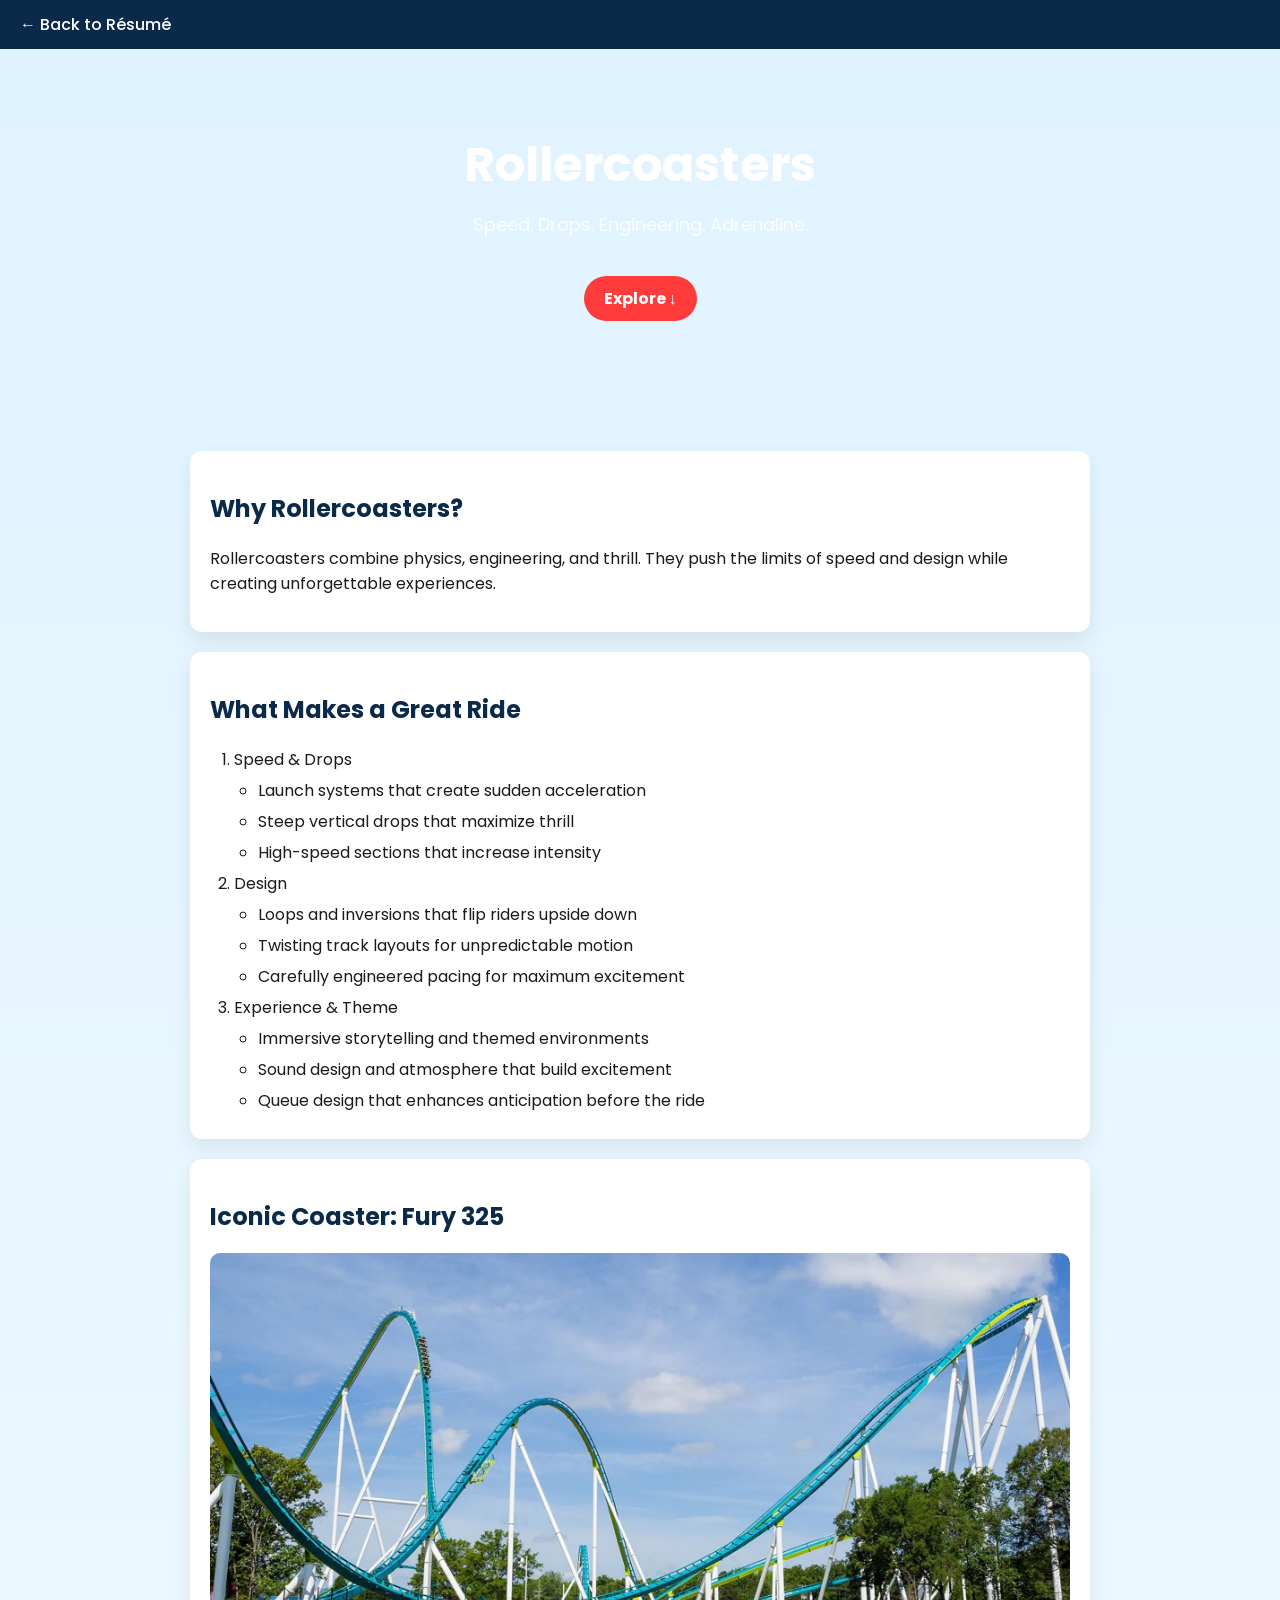
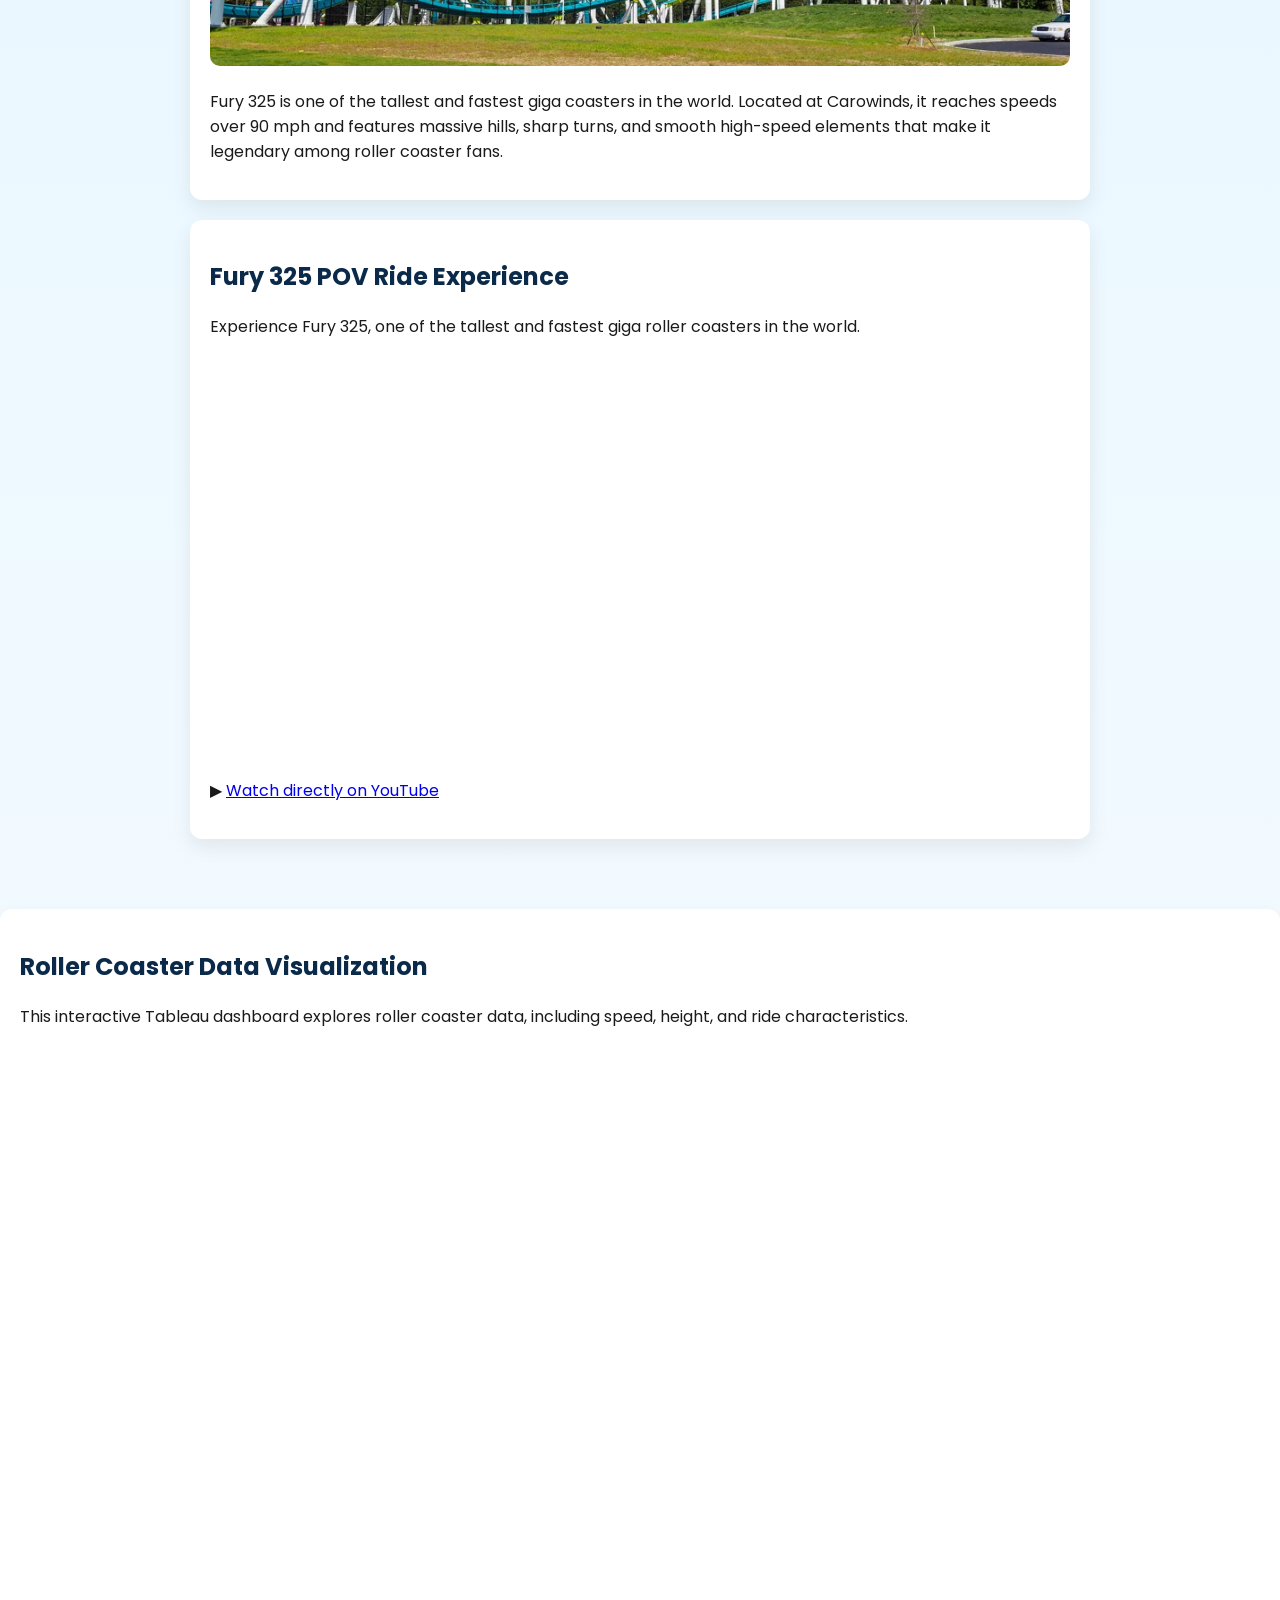
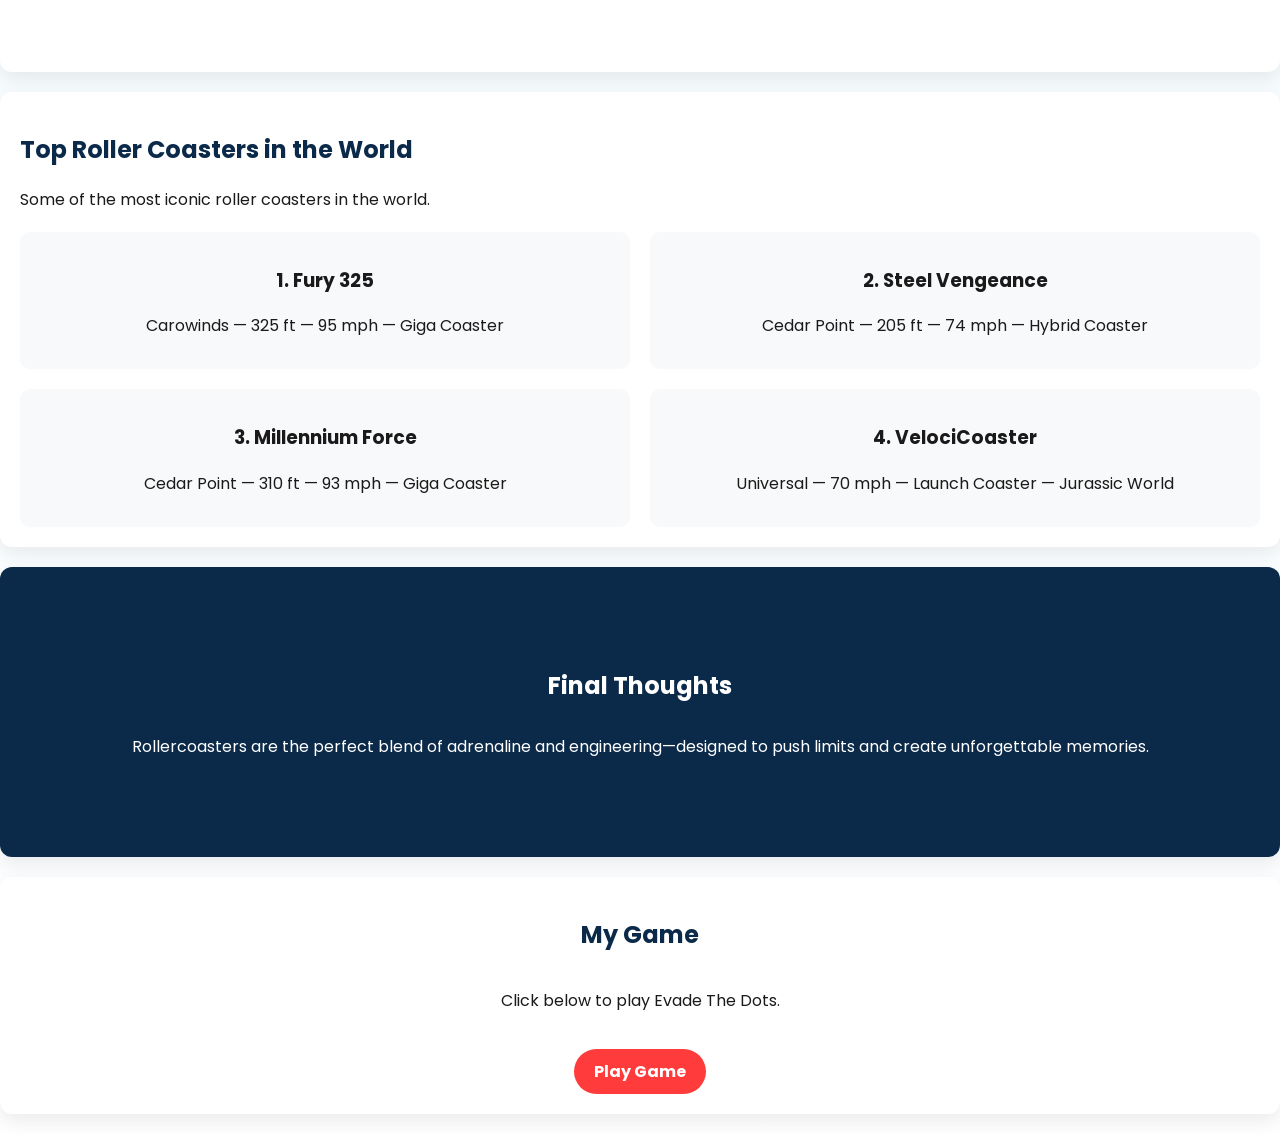
<file: index.html>
<!DOCTYPE html>
<html lang="en">
<head>
    <meta charset="UTF-8">
    <title>Rollercoaster Passion Page</title>
    <link rel="stylesheet" href="css/MyStyles.css">

    <!-- Google Font for better design -->
    <link href="https://fonts.googleapis.com/css2?family=Poppins:wght@300;400;600;700&display=swap" rel="stylesheet">
</head>

<body>

<!-- TOP NAV -->
<div class="nav">
    <a href="résumé.html">← Back to Résumé</a>
</div>

<!-- HERO SECTION -->
<div class="hero">
    <h1>Rollercoasters</h1>
    <p>Speed. Drops. Engineering. Adrenaline.</p>
    <a href="#content" class="btn">Explore ↓</a>
</div>

<!-- CONTENT WRAPPER -->
<div id="content" class="container">

    <!-- SECTION 1 -->
    <div class="card">
        <h2>Why Rollercoasters?</h2>
        <p>
            Rollercoasters combine physics, engineering, and thrill. They push the limits of speed and design
            while creating unforgettable experiences.
        </p>
    </div>

    <!-- LIST REQUIREMENT -->
    <div class="card great-ride">
    <h2>What Makes a Great Ride</h2>

    <ol>
        <li>
            Speed & Drops
            <ul>
                <li>Launch systems that create sudden acceleration</li>
                <li>Steep vertical drops that maximize thrill</li>
                <li>High-speed sections that increase intensity</li>
            </ul>
        </li>

        <li>
            Design
            <ul>
                <li>Loops and inversions that flip riders upside down</li>
                <li>Twisting track layouts for unpredictable motion</li>
                <li>Carefully engineered pacing for maximum excitement</li>
            </ul>
        </li>

        <li>
            Experience & Theme
            <ul>
                <li>Immersive storytelling and themed environments</li>
                <li>Sound design and atmosphere that build excitement</li>
                <li>Queue design that enhances anticipation before the ride</li>
            </ul>
        </li>
    </ol>
</div>

    <!-- IMAGE -->
    <div class="card">
    <h2>Iconic Coaster: Fury 325</h2>

    <img src="assets/img/Fury.webp" alt="Fury 325 Roller Coaster at Carowinds">

    <p>
        Fury 325 is one of the tallest and fastest giga coasters in the world.
        Located at Carowinds, it reaches speeds over 90 mph and features massive hills,
        sharp turns, and smooth high-speed elements that make it legendary among roller coaster fans.
    </p>
</div>

    <!-- VIDEO -->
    <div class="card">
    <h2>Fury 325 POV Ride Experience</h2>

    <p>
        Experience Fury 325, one of the tallest and fastest giga roller coasters in the world.
    </p>

    <iframe width="100%" height="400"
        src="https://www.youtube.com/embed/p3EjDdglIhM"
        frameborder="0"
        allowfullscreen>
    </iframe>

    <p>
        ▶ <a href="https://www.youtube.com/watch?v=p3EjDdglIhM" target="_blank">
        Watch directly on YouTube
        </a>
    </p>
</div>
    </div>

    <!-- TABLEAU -->
    <div class="card">
    <h2>Roller Coaster Data Visualization</h2>

    <p>
        This interactive Tableau dashboard explores roller coaster data,
        including speed, height, and ride characteristics.
    </p>

    <div class='tableauPlaceholder' id='viz1776400245532' style='position: relative'>
        <noscript>
            <a href='https://public.tableau.com/app/profile/gretchen.conley/viz/RollerCoasterDataVizbigworkbook/Dashboard1'>
                <img alt='Roller Coaster Dashboard'
                src='https://public.tableau.com/static/images/Ro/RollerCoasterDataVizbigworkbook/Dashboard1/1.png'
                style='border: none' />
            </a>
        </noscript>

        <object class='tableauViz' style='width:100%; height:600px;'>
            <param name='host_url' value='https://public.tableau.com/' />
            <param name='embed_code_version' value='3' />
            <param name='name' value='RollerCoasterDataVizbigworkbook/Dashboard1' />
            <param name='tabs' value='yes' />
            <param name='toolbar' value='yes' />
        </object>
    </div>

    <script type='text/javascript'>
        var divElement = document.getElementById('viz1776400245532');
        var vizElement = divElement.getElementsByTagName('object')[0];
        vizElement.style.width = '100%';
        vizElement.style.height = '600px';

        var scriptElement = document.createElement('script');
        scriptElement.src = 'https://public.tableau.com/javascripts/api/viz_v1.js';
        vizElement.parentNode.insertBefore(scriptElement, vizElement);
    </script>
</div>
</div>

    <!-- ANCHOR TARGET -->
    <div class="card">
    <h2 id="toprides">Top Roller Coasters in the World</h2>

    <p>Some of the most iconic roller coasters in the world.</p>

    <div class="ride-grid">

        <div class="ride">
            <h3>1. Fury 325</h3>
            <p>Carowinds — 325 ft — 95 mph — Giga Coaster</p>
        </div>

        <div class="ride">
            <h3>2. Steel Vengeance</h3>
            <p>Cedar Point — 205 ft — 74 mph — Hybrid Coaster</p>
        </div>

        <div class="ride">
            <h3>3. Millennium Force</h3>
            <p>Cedar Point — 310 ft — 93 mph — Giga Coaster</p>
        </div>

        <div class="ride">
            <h3>4. VelociCoaster</h3>
            <p>Universal — 70 mph — Launch Coaster — Jurassic World</p>
        </div>

    </div>
</div>

    <!-- FINAL SECTION -->
    <div class="card highlight final-card">
        <h2>Final Thoughts</h2>
        <p>
            Rollercoasters are the perfect blend of adrenaline and engineering—designed to push limits and create unforgettable memories.
        </p>
    </div>

</div>

</body>
<div class="card game-card">
    <h2>My Game</h2>
    <p>Click below to play Evade The Dots.</p>

    <a href="ai.html" target="_blank" class="btn">
        Play Game
    </a>
</div>
</html>
</file>
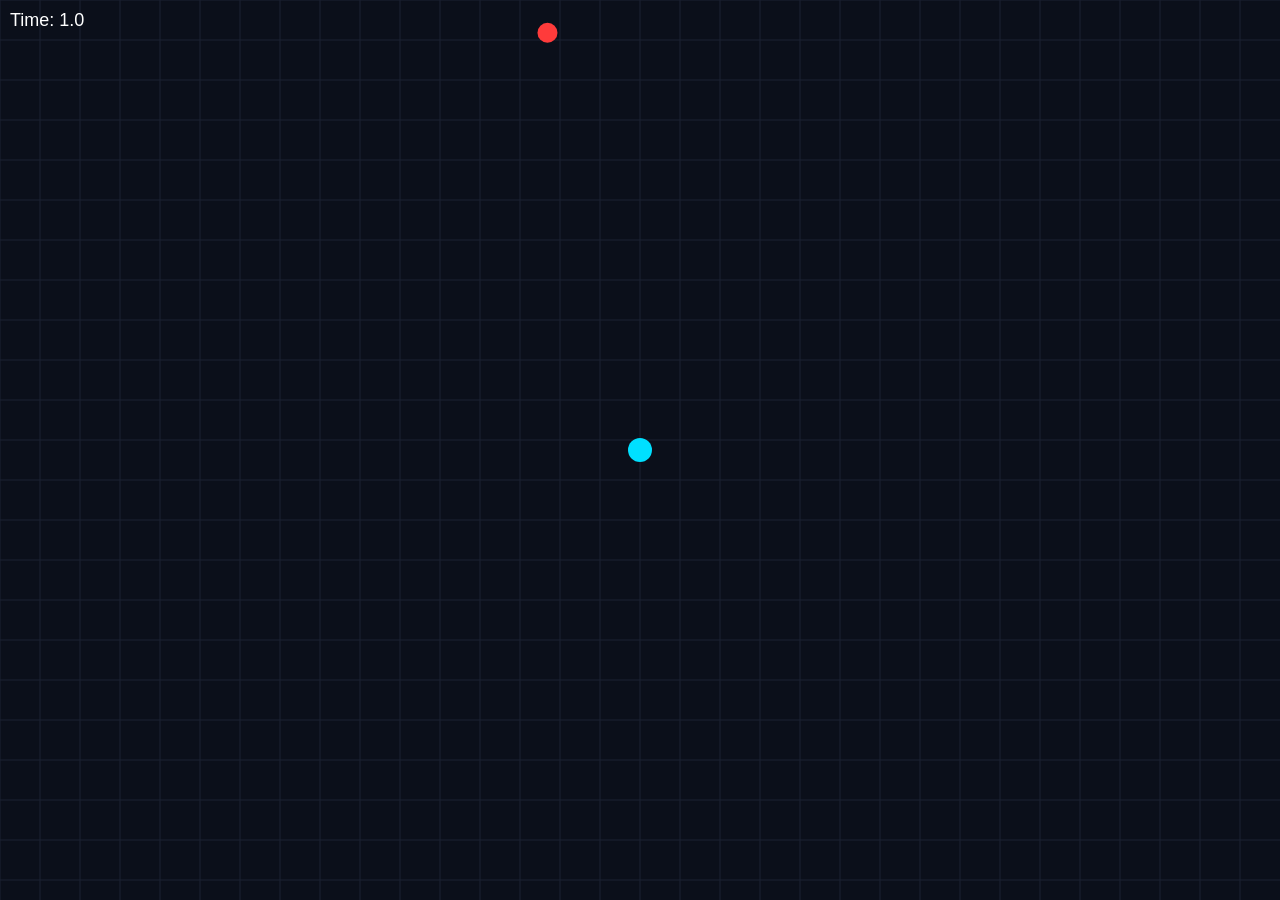
<file: ai.html>
<!DOCTYPE html>
<html lang="en">
<head>
<meta charset="UTF-8">
<meta name="viewport" content="width=device-width, initial-scale=1.0">
<title>Evade The Dots</title>
<style>
    body { margin:0; overflow:hidden; background:#0b0f1a; font-family:Arial, sans-serif; color:white; }
    canvas { display:block; }
    #ui { position:absolute; top:10px; left:10px; font-size:18px; }
    #restartBtn {
        position:absolute;
        top:50%; left:50%;
        transform:translate(-50%, -50%);
        padding:12px 20px;
        font-size:18px;
        background:#00e0ff;
        border:none;
        border-radius:8px;
        cursor:pointer;
        display:none;
    }
</style>
</head>
<body>
<div id="ui">Time: 0</div>
<button id="restartBtn">Restart (Press R)</button>
<canvas id="game"></canvas>

<script>
const canvas = document.getElementById("game");
const ctx = canvas.getContext("2d");
canvas.width = window.innerWidth;
canvas.height = window.innerHeight;

let player, enemies, keys, time, gameOver;

function init() {
    player = { x: canvas.width/2, y: canvas.height/2, radius: 12, speed: 4 };
    enemies = [];
    keys = {};
    time = 0;
    gameOver = false;
    document.getElementById("restartBtn").style.display = "none";
}

init();

// Controls
document.addEventListener("keydown", e => {
    keys[e.key] = true;

    if (gameOver && (e.key === "r" || e.key === "R")) {
        init();
        gameLoop();
    }
});

document.addEventListener("keyup", e => keys[e.key] = false);

document.getElementById("restartBtn").onclick = () => {
    init();
    gameLoop();
};

function spawnEnemy() {
    if (gameOver) return;

    let side = Math.floor(Math.random()*4);
    let x, y;

    if (side === 0) { x = 0; y = Math.random()*canvas.height; }
    if (side === 1) { x = canvas.width; y = Math.random()*canvas.height; }
    if (side === 2) { x = Math.random()*canvas.width; y = 0; }
    if (side === 3) { x = Math.random()*canvas.width; y = canvas.height; }

    enemies.push({ x, y, radius: 10, speed: 1 + Math.random()*2 });
}

function movePlayer() {
    if (keys["w"] || keys["ArrowUp"]) player.y -= player.speed;
    if (keys["s"] || keys["ArrowDown"]) player.y += player.speed;
    if (keys["a"] || keys["ArrowLeft"]) player.x -= player.speed;
    if (keys["d"] || keys["ArrowRight"]) player.x += player.speed;

    player.x = Math.max(player.radius, Math.min(canvas.width-player.radius, player.x));
    player.y = Math.max(player.radius, Math.min(canvas.height-player.radius, player.y));
}

function updateEnemies() {
    enemies.forEach(e => {
        let dx = player.x - e.x;
        let dy = player.y - e.y;
        let dist = Math.sqrt(dx*dx + dy*dy);
        e.x += (dx/dist) * e.speed;
        e.y += (dy/dist) * e.speed;

        if (dist < player.radius + e.radius) {
            gameOver = true;
            document.getElementById("restartBtn").style.display = "block";
        }
    });
}

function drawPlayer() {
    ctx.fillStyle = "#00e0ff";
    ctx.beginPath();
    ctx.arc(player.x, player.y, player.radius, 0, Math.PI*2);
    ctx.fill();
}

function drawEnemies() {
    ctx.fillStyle = "#ff3b3b";
    enemies.forEach(e => {
        ctx.beginPath();
        ctx.arc(e.x, e.y, e.radius, 0, Math.PI*2);
        ctx.fill();
    });
}

function drawGrid() {
    ctx.strokeStyle = "#1c2233";
    for (let x = 0; x < canvas.width; x += 40) {
        ctx.beginPath(); ctx.moveTo(x, 0); ctx.lineTo(x, canvas.height); ctx.stroke();
    }
    for (let y = 0; y < canvas.height; y += 40) {
        ctx.beginPath(); ctx.moveTo(0, y); ctx.lineTo(canvas.width, y); ctx.stroke();
    }
}

function gameLoop() {
    if (gameOver) {
        ctx.fillStyle = "white";
        ctx.font = "40px Arial";
        ctx.fillText("Game Over", canvas.width/2 - 110, canvas.height/2 - 20);
        return;
    }

    ctx.clearRect(0,0,canvas.width,canvas.height);
    drawGrid();

    movePlayer();
    updateEnemies();

    drawPlayer();
    drawEnemies();

    time += 1/60;
    document.getElementById("ui").textContent = "Time: " + time.toFixed(1);

    requestAnimationFrame(gameLoop);
}

setInterval(spawnEnemy, 800);

gameLoop();
</script>
</body>
</html>
</file>
<file: css/MyStyles.css>
body {
    margin: 0;
    font-family: 'Poppins', sans-serif;
    background: linear-gradient(to bottom, #dff3ff, #ffffff);
    color: #1a1a1a;
}

/* NAV */
.nav {
    background: #0b2a4a;
    padding: 12px 20px;
}

.nav a {
    color: white;
    text-decoration: none;
    font-weight: 500;
}

/* HERO */
.hero {
    text-align: center;
    padding: 80px 20px;
    background: url('https://images.unsplash.com/photo-1506815444479-bfdb1e96c566') center/cover no-repeat;
    color: white;
}

.hero h1 {
    font-size: 48px;
    margin: 0;
}

.hero p {
    font-size: 18px;
    margin-top: 10px;
    opacity: 0.9;
}

/* BUTTON */
.btn {
    display: inline-block;
    margin-top: 20px;
    padding: 10px 20px;
    background: #ff3b3b;
    color: white;
    text-decoration: none;
    border-radius: 25px;
    font-weight: bold;
}

/* CONTAINER */
.container {
    max-width: 900px;
    margin: auto;
    padding: 30px 15px;
}

/* CARDS */
.card {
    background: white;
    padding: 20px;
    margin: 20px 0;
    border-radius: 12px;
    box-shadow: 0 8px 20px rgba(0,0,0,0.08);

    /* FIX: prevent centering from breaking lists */
    text-align: left;
}

/* HEADINGS */
h2 {
    color: #0b2a4a;
}

/* LIST RESET (FIXED PROPERLY) */
.card ol,
.card ul {
    margin: 0;
    padding-left: 24px;
    text-align: left;
}

/* NESTED LISTS */
.card li ul {
    margin-top: 6px;
    padding-left: 24px;
}

/* LIST ITEMS */
.card li {
    margin: 6px 0;
}

/* IMAGE */
img {
    width: 100%;
    border-radius: 10px;
}

/* VIDEO */
.video iframe {
    width: 100%;
    height: 400px;
    border-radius: 10px;
    border: none;
}

/* TABLEAU */
.tableau {
    width: 100%;
    height: 500px;
    border: none;
}

/* HIGHLIGHT SECTION */
.highlight {
    background-color: #0b2a4a !important;
    color: white !important;
}

.highlight h2 {
    color: white;
    margin-bottom: 15px;
}

/* RIDE GRID */
.ride-grid {
    display: grid;
    grid-template-columns: repeat(2, 1fr);
    gap: 20px;
    margin-top: 20px;
}

.ride {
    background-color: #f8f9fa;
    padding: 15px;
    border-radius: 10px;
    text-align: center;
}

/* FINAL CARD CENTERING */
.final-card {
    min-height: 250px;

    display: flex;
    flex-direction: column;
    justify-content: center;
    align-items: center;

    text-align: center;
    padding: 20px;
}
.game-card {
    text-align: center;

    display: flex;
    flex-direction: column;
    align-items: center;
    justify-content: center;
}
</file>
